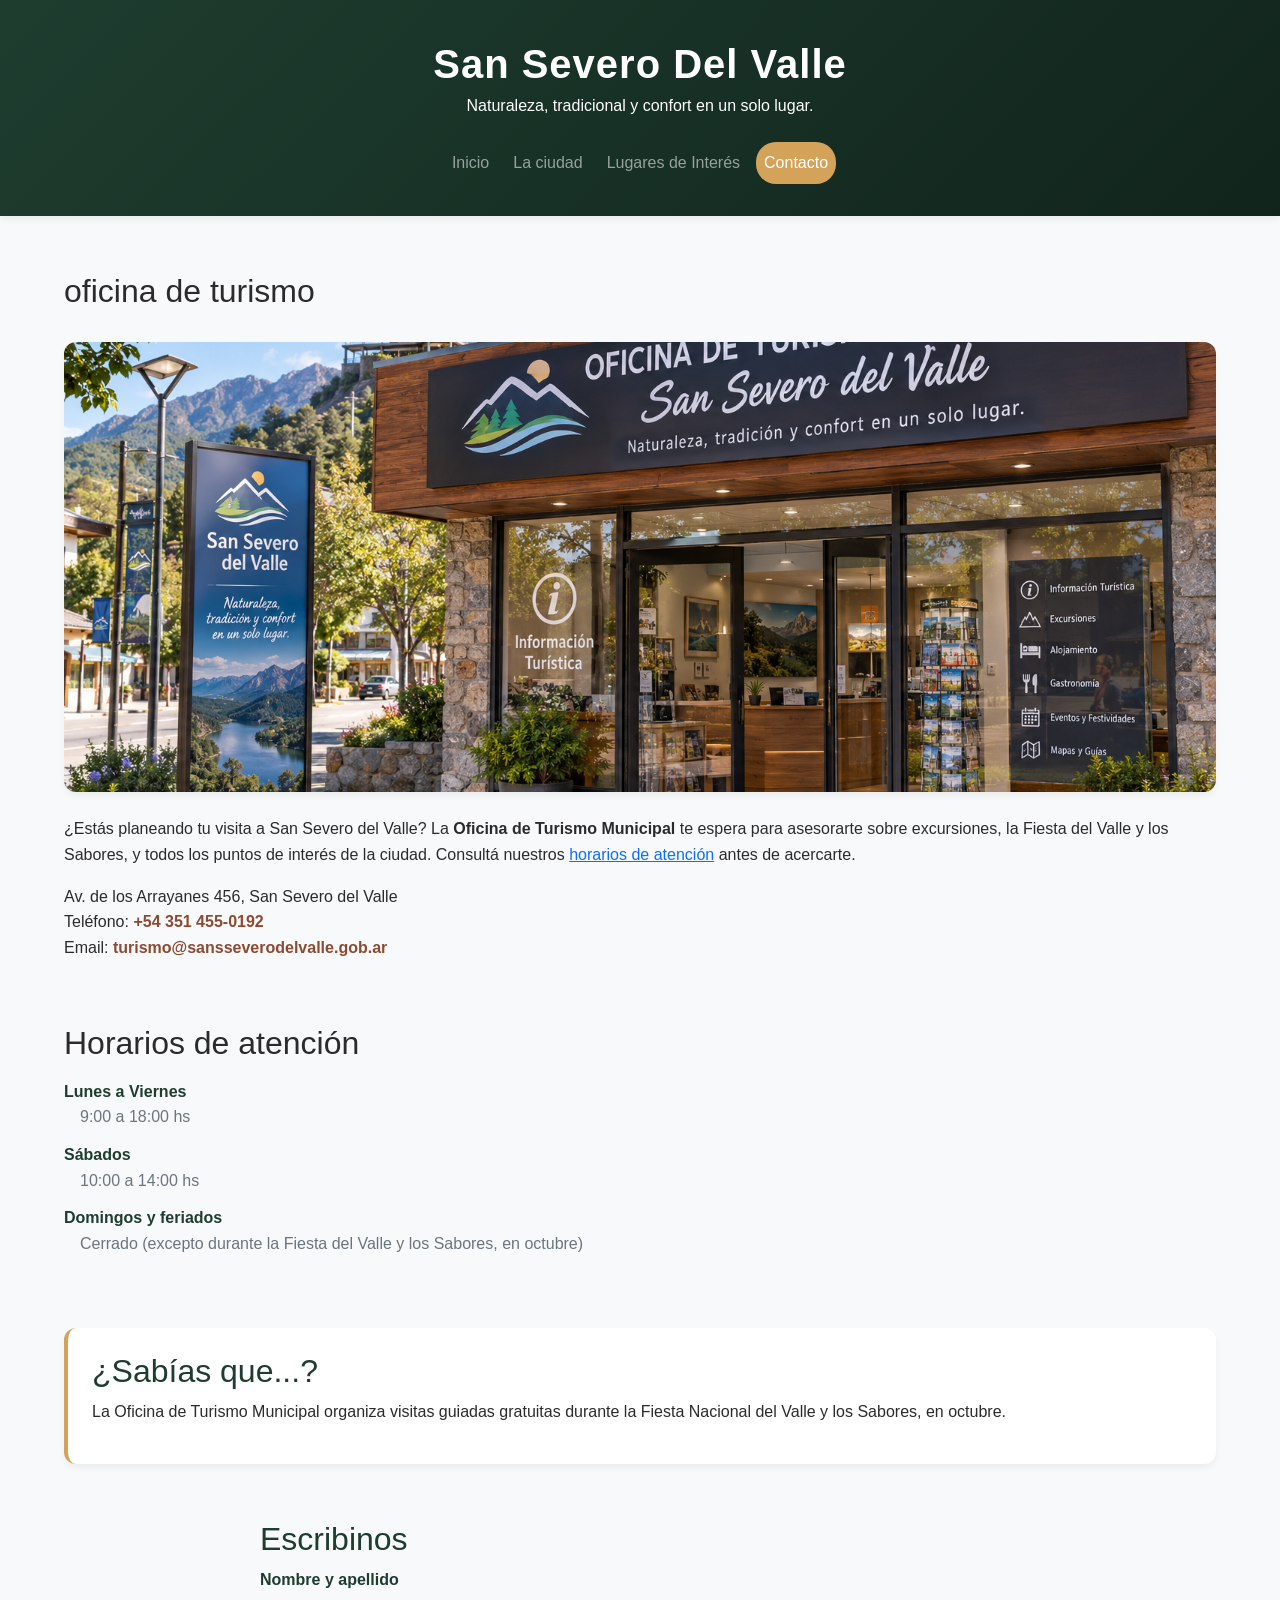
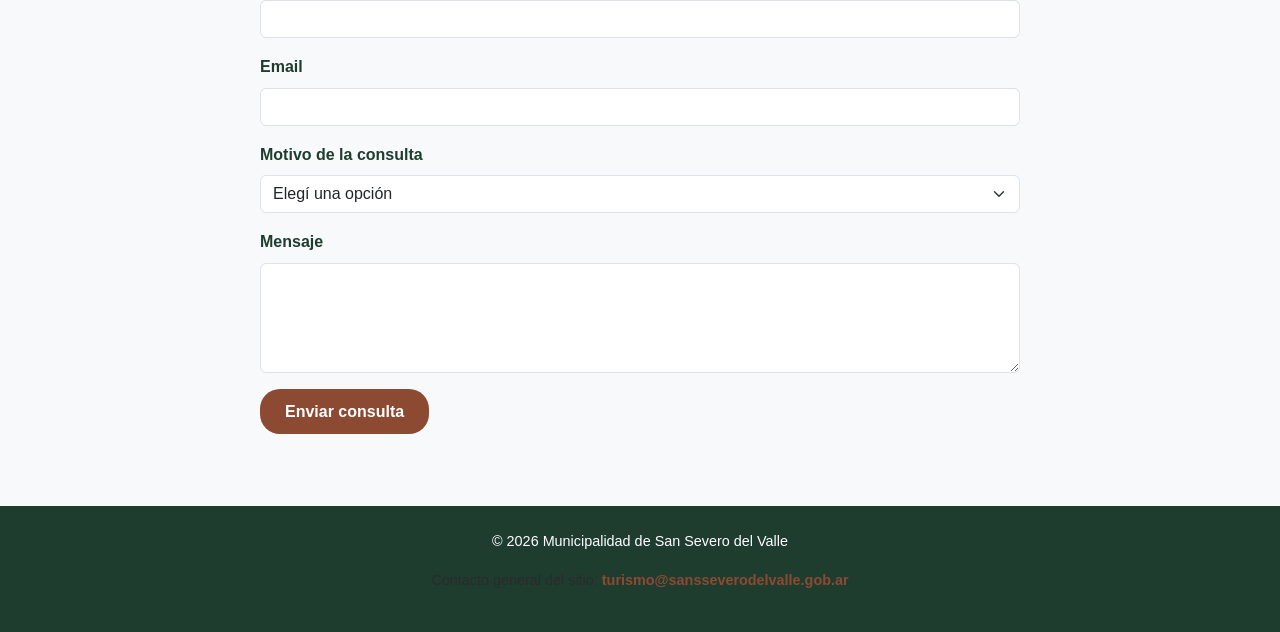
<file: contacto.html>
<!DOCTYPE html>
<html lang="es">
    <head>
        <meta charset="UTF-8">
        <meta name="viewport" content="width=device-width, initial-scale=1.0">
        <title> Contacto - Oficina de San Severo del Valle </title>
        <link href="https://cdn.jsdelivr.net/npm/bootstrap@5.3.3/dist/css/bootstrap.min.css" rel="stylesheet">
         <link rel="stylesheet" href="css/estilos.css">
    </head>
    <body>

     <header>
        <h1>San Severo Del Valle</h1>
        <p>Naturaleza, tradicional y confort en un solo lugar. </p>
      <nav class="navbar navbar-dark navbar-expand-lg" aria-label="menu principal">
    <div class="container justify-content-center">
    <button class="navbar-toggler" type="button" data-bs-toggle="collapse"
            data-bs-target="#menuPrincipal" aria-controls="menuPrincipal"
            aria-expanded="false" aria-label="Mostrar u ocultar el menú">
      <span class="navbar-toggler-icon"></span>
    </button>
    <div class="collapse navbar-collapse justify-content-center" id="menuPrincipal">
      <ul class="navbar-nav">
        <li class="nav-item"><a class="nav-link" href="index.html">Inicio</a></li>
        <li class="nav-item"><a class="nav-link" href="ciudad.html">La ciudad</a></li>
        <li class="nav-item"><a class="nav-link" href="lugares.html">Lugares de Interés</a></li>
        <li class="nav-item"><a class="nav-link active" href="contacto.html" aria-current="page">Contacto</a></li>
      </ul>
    </div>
  </div>
       </nav>
     </header>   
  
     <main>
        <section id="informacion">
          <h2> oficina de turismo</h2>
          <img src="img/imgoficina-turismo.png.png" alt="Oficina de Turismo Municipal de San Severo del Valle" width="1536" height="1024">
         <p> ¿Estás planeando tu visita a San Severo del Valle? La <strong>Oficina de Turismo
         Municipal</strong> te espera para asesorarte sobre excursiones, la Fiesta del Valle
         y los Sabores, y todos los puntos de interés de la ciudad. Consultá nuestros
         <a href="#horarios">horarios de atención</a> antes de acercarte.</p>
        <address>
             Av. de los Arrayanes 456, San Severo del Valle<br>
        Teléfono: <a href="tel:+543514550192">+54 351 455-0192</a><br>
        Email: <a href="mailto:turismo@sansseverodelvalle.gob.ar">turismo@sansseverodelvalle.gob.ar</a>
        </address>
        </section>
    
        <section id="horarios">
      <h2>Horarios de atención</h2>
      <dl>
        <dt>Lunes a Viernes</dt>
        <dd>9:00 a 18:00 hs</dd>

        <dt>Sábados</dt>
        <dd>10:00 a 14:00 hs</dd>

        <dt>Domingos y feriados</dt>
        <dd>Cerrado (excepto durante la Fiesta del Valle y los Sabores, en octubre)</dd>
      </dl>
    </section>
      <aside>
          <h2>¿Sabías que...?</h2>
          <p>La Oficina de Turismo Municipal organiza visitas guiadas gratuitas durante
          la Fiesta Nacional del Valle y los Sabores, en octubre.</p>
        </aside>
  <section id="formulario">
  <div class="row">
    <div class="col-md-8 mx-auto">
      <h2>Escribinos</h2>
      <div id="mensaje-form" role="alert" aria-live="polite"></div>

      <form id="form-contacto" novalidate>
        <div class="mb-3">
          <label for="nombre" class="form-label">Nombre y apellido</label>
          <input type="text" class="form-control" id="nombre">
          <div class="invalid-feedback">Ingresá tu nombre.</div>
        </div>
        <div class="mb-3">
          <label for="email" class="form-label">Email</label>
          <input type="email" class="form-control" id="email">
          <div class="invalid-feedback">Ingresá un email válido (debe incluir @).</div>
        </div>
        <div class="mb-3">
          <label for="asunto" class="form-label">Motivo de la consulta</label>
          <select class="form-select" id="asunto">
            <option value="">Elegí una opción</option>
            <option>Excursiones y visitas guiadas</option>
            <option>Fiesta del Valle y los Sabores</option>
            <option>Otro</option>
          </select>
          <div class="invalid-feedback">Elegí un motivo.</div>
        </div>
        <div class="mb-3">
          <label for="mensaje" class="form-label">Mensaje</label>
          <textarea class="form-control" id="mensaje" rows="4"></textarea>
          <div class="invalid-feedback">Escribí tu mensaje.</div>
        </div>
        <button type="submit" class="btn btn-boton">Enviar consulta</button>
      </form>
    </div>
  </div>
</section>
    </main>
     <footer>
        <p>&copy; 2026 Municipalidad de San Severo del Valle</p>
        <address>
          Contacto general del sitio: <a href="mailto:turismo@sansseverodelvalle.gob.ar">turismo@sansseverodelvalle.gob.ar</a>
        </address>
     </footer>
   <script src="https://cdn.jsdelivr.net/npm/bootstrap@5.3.3/dist/js/bootstrap.bundle.min.js"></script>
   <script src="js/contacto.js"></script>
     </body> 
</html>
</file>
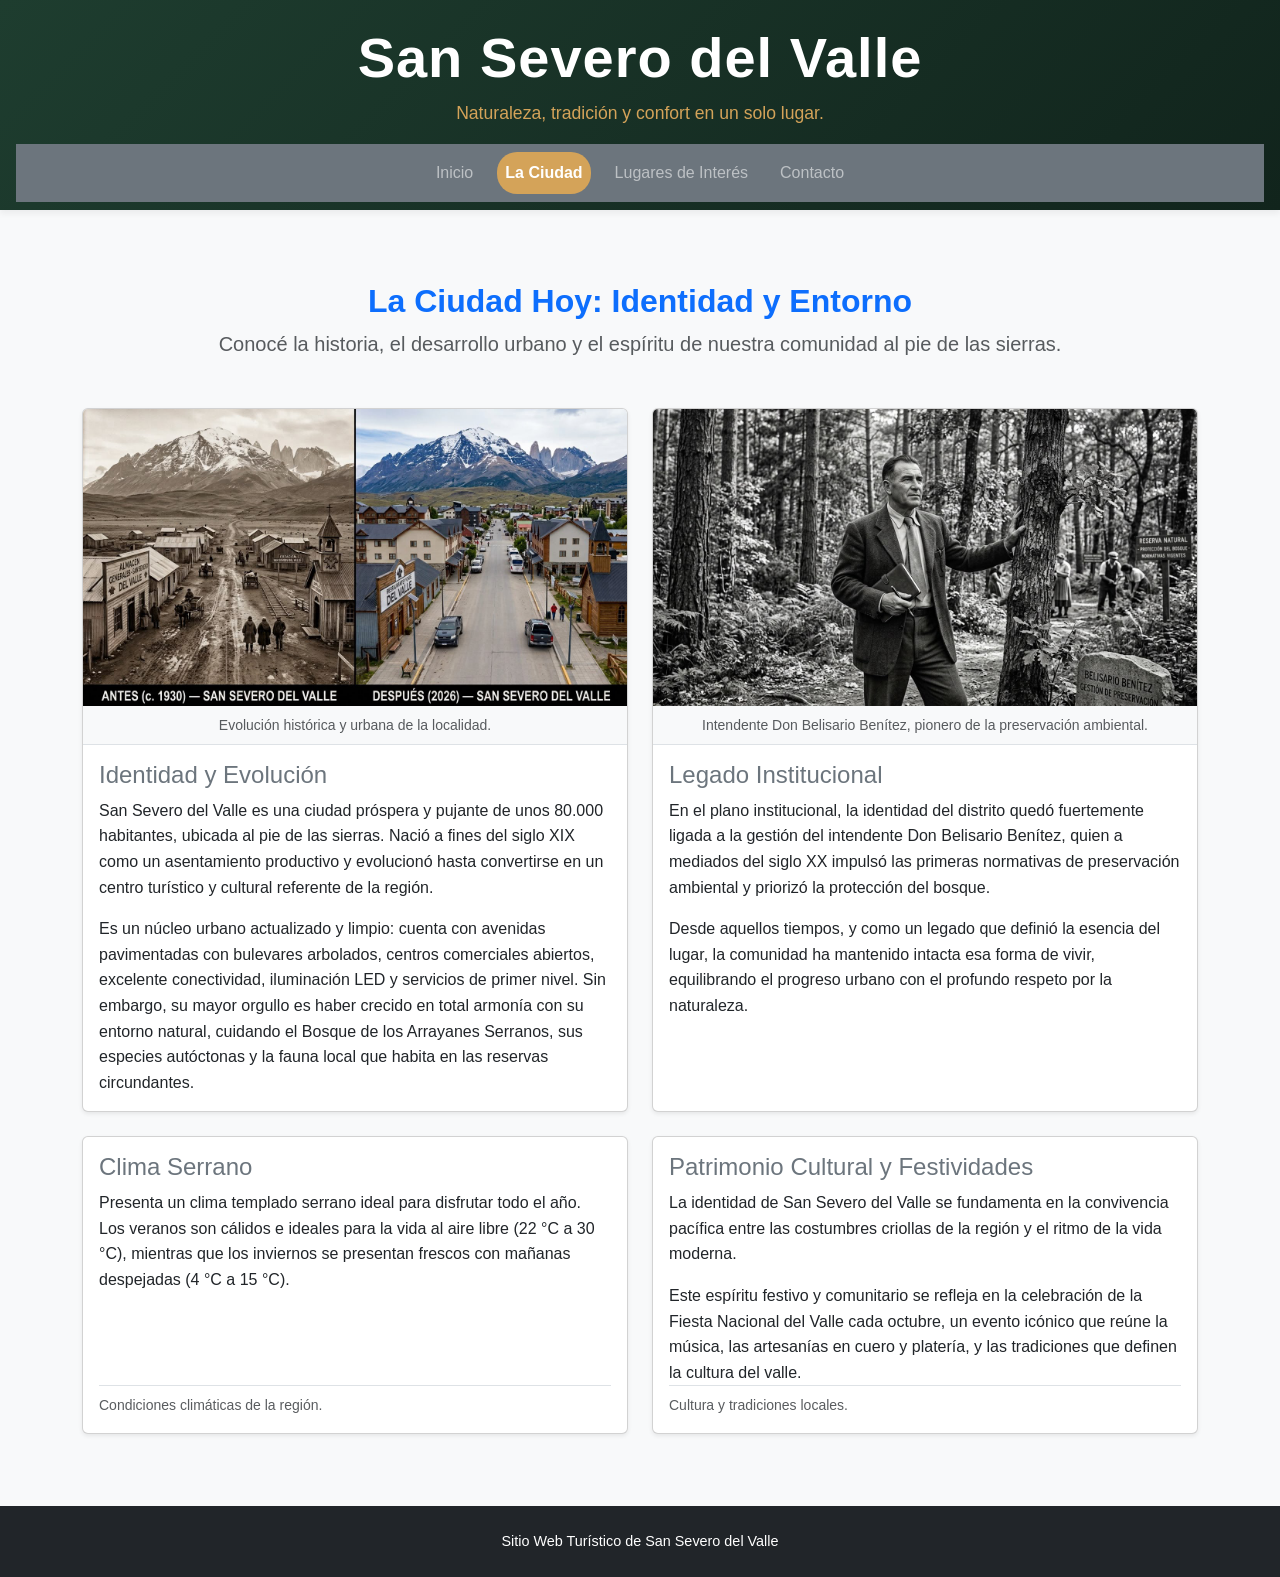
<file: cuidad.html>
<!DOCTYPE html>
<html lang="es">
<head>
    <meta charset="UTF-8">
    <meta name="viewport" content="width=device-width, initial-scale=1.0">
    <title>San Severo del Valle - La Ciudad</title>
    <link href="https://cdn.jsdelivr.net/npm/bootstrap@5.3.3/dist/css/bootstrap.min.css" rel="stylesheet" integrity="sha384-QWTKZyjpPEjISv5WaRU9OFeRpok6YctnYmDr5pNlyT2bRjXh0JMhjY6hW+ALEwIH" crossorigin="anonymous">
    <link rel="stylesheet" href="css/estilos.css">
</head>
<body class="bg-light text-dark">

    <header class="bg-dark text-white pt-4 pb-2">
        <div class="container text-center mb-3">
            <h1 class="display-4 fw-bold">San Severo del Valle</h1>
            <p class="lead italic"><em>Naturaleza, tradición y confort en un solo lugar.</em></p>
        </div>
        
        <nav class="navbar navbar-expand-lg navbar-dark bg-secondary">
            <div class="container">
                <button class="navbar-toggler" type="button" data-bs-toggle="collapse" data-bs-target="#navSanSevero" aria-controls="navSanSevero" aria-expanded="false" aria-label="Toggle navigation">
                    <span class="navbar-toggler-icon"></span>
                </button>
                <div class="collapse navbar-collapse justify-content-center" id="navSanSevero">
                    <ul class="navbar-nav me-auto mb-2 mb-lg-0 w-100 justify-content-center gap-lg-3">
                        <li class="nav-item"><a class="nav-link" href="index.html">Inicio</a></li>
                        <li class="nav-item"><a class="nav-link active fw-bold" aria-current="page" href="ciudad.html">La Ciudad</a></li>
                        <li class="nav-item"><a class="nav-link" href="lugares.html">Lugares de Interés</a></li>
                        <li class="nav-item"><a class="nav-link" href="contacto.html">Contacto</a></li>
                    </ul>
                </div>
            </div>
        </nav>
    </header>

    <main class="container my-5">

        <section>
            <div class="text-center mb-5">
                <h2 class="fw-bold text-primary">La Ciudad Hoy: Identidad y Entorno</h2>
                <p class="fs-5 text-muted">Conocé la historia, el desarrollo urbano y el espíritu de nuestra comunidad al pie de las sierras.</p>
            </div>
            
            <div class="row g-4">
                <div class="col-12 col-md-6 d-flex align-items-stretch">
                    <article class="card shadow-sm h-100">
                        <figure class="m-0">
                            <img src="img/ciudad antes y despues.jpg" class="card-img-top img-fluid" alt="Comparativa de la ciudad de San Severo del Valle en sus inicios y en la actualidad">
                            <figcaption class="figure-caption text-center p-2 bg-light border-bottom">Evolución histórica y urbana de la localidad.</figcaption>
                        </figure>
                        <div class="card-body">
                            <h3 class="card-title h4 text-secondary">Identidad y Evolución</h3>
                            <p class="card-text">San Severo del Valle es una ciudad próspera y pujante de unos 80.000 habitantes, ubicada al pie de las sierras. Nació a fines del siglo XIX como un asentamiento productivo y evolucionó hasta convertirse en un centro turístico y cultural referente de la región.</p>
                            <p class="card-text">Es un núcleo urbano actualizado y limpio: cuenta con avenidas pavimentadas con bulevares arbolados, centros comerciales abiertos, excelente conectividad, iluminación LED y servicios de primer nivel. Sin embargo, su mayor orgullo es haber crecido en total armonía con su entorno natural, cuidando el Bosque de los Arrayanes Serranos, sus especies autóctonas y la fauna local que habita en las reservas circundantes.</p>
                        </div>
                    </article>
                </div>

                <div class="col-12 col-md-6 d-flex align-items-stretch">
                    <article class="card shadow-sm h-100">
                        <figure class="m-0">
                            <img src="img/belisario benitez.jpg" class="card-img-top img-fluid" alt="Retrato histórico de Don Belisario Benítez">
                            <figcaption class="figure-caption text-center p-2 bg-light border-bottom">Intendente Don Belisario Benítez, pionero de la preservación ambiental.</figcaption>
                        </figure>
                        <div class="card-body">
                            <h3 class="card-title h4 text-secondary">Legado Institucional</h3>
                            <p class="card-text">En el plano institucional, la identidad del distrito quedó fuertemente ligada a la gestión del intendente Don Belisario Benítez, quien a mediados del siglo XX impulsó las primeras normativas de preservación ambiental y priorizó la protección del bosque.</p>
                            <p class="card-text">Desde aquellos tiempos, y como un legado que definió la esencia del lugar, la comunidad ha mantenido intacta esa forma de vivir, equilibrando el progreso urbano con el profundo respeto por la naturaleza.</p>
                        </div>
                    </article>
                </div>

                <div class="col-12 col-md-6 d-flex align-items-stretch">
                    <article class="card shadow-sm h-100">
                        <div class="card-body d-flex flex-column justify-content-between">
                            <div>
                                <h3 class="card-title h4 text-secondary">Clima Serrano</h3>
                                <p class="card-text">Presenta un clima templado serrano ideal para disfrutar todo el año. Los veranos son cálidos e ideales para la vida al aire libre (22 °C a 30 °C), mientras que los inviernos se presentan frescos con mañanas despejadas (4 °C a 15 °C).</p>
                            </div>
                            <figure class="m-0 border-top pt-2">
                                <figcaption class="figure-caption text-muted">Condiciones climáticas de la región.</figcaption>
                            </figure>
                        </div>
                    </article>
                </div>

                <div class="col-12 col-md-6 d-flex align-items-stretch">
                    <article class="card shadow-sm h-100">
                        <div class="card-body d-flex flex-column justify-content-between">
                            <div>
                                <h3 class="card-title h4 text-secondary">Patrimonio Cultural y Festividades</h3>
                                <p class="card-text">La identidad de San Severo del Valle se fundamenta en la convivencia pacífica entre las costumbres criollas de la región y el ritmo de la vida moderna.</p>
                                <p class="card-text">Este espíritu festivo y comunitario se refleja en la celebración de la Fiesta Nacional del Valle cada octubre, un evento icónico que reúne la música, las artesanías en cuero y platería, y las tradiciones que definen la cultura del valle.</p>
                            </div>
                            <figure class="m-0 border-top pt-2">
                                <figcaption class="figure-caption text-muted">Cultura y tradiciones locales.</figcaption>
                            </figure>
                        </div>
                    </article>
                </div>
            </div>
        </section>

    </main>

    <footer class="bg-dark text-white text-center py-4 mt-5">
        <div class="container">
            <p class="mb-0">Sitio Web Turístico de San Severo del Valle</p>
        </div>
    </footer>

    <script src="https://cdn.jsdelivr.net/npm/bootstrap@5.3.3/dist/js/bootstrap.bundle.min.js" integrity="sha384-YvpcrYf0tY3lHB60NNkmXc5s9fDVZLESaAA55NDzOxhy9GkcIdslK1eN7N6jIeHz" crossorigin="anonymous"></script>
</body>
</html>
</file>
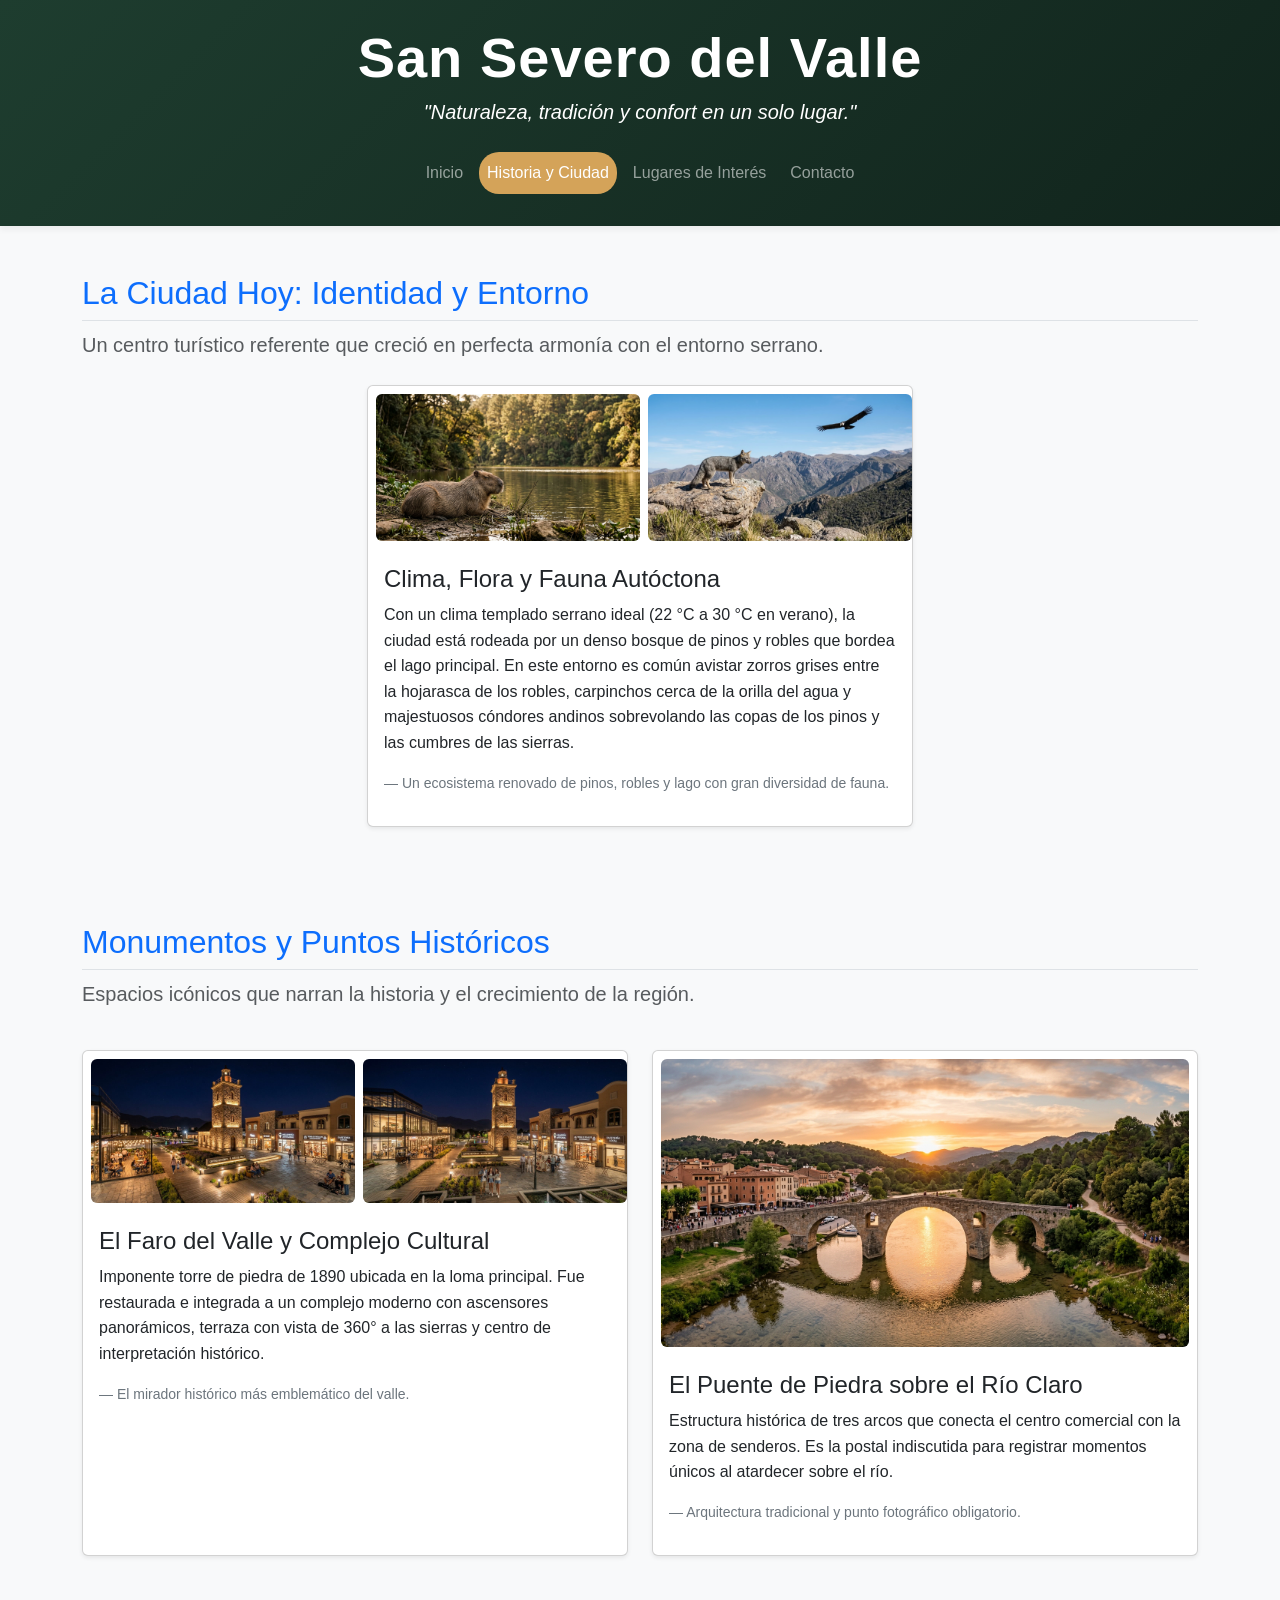
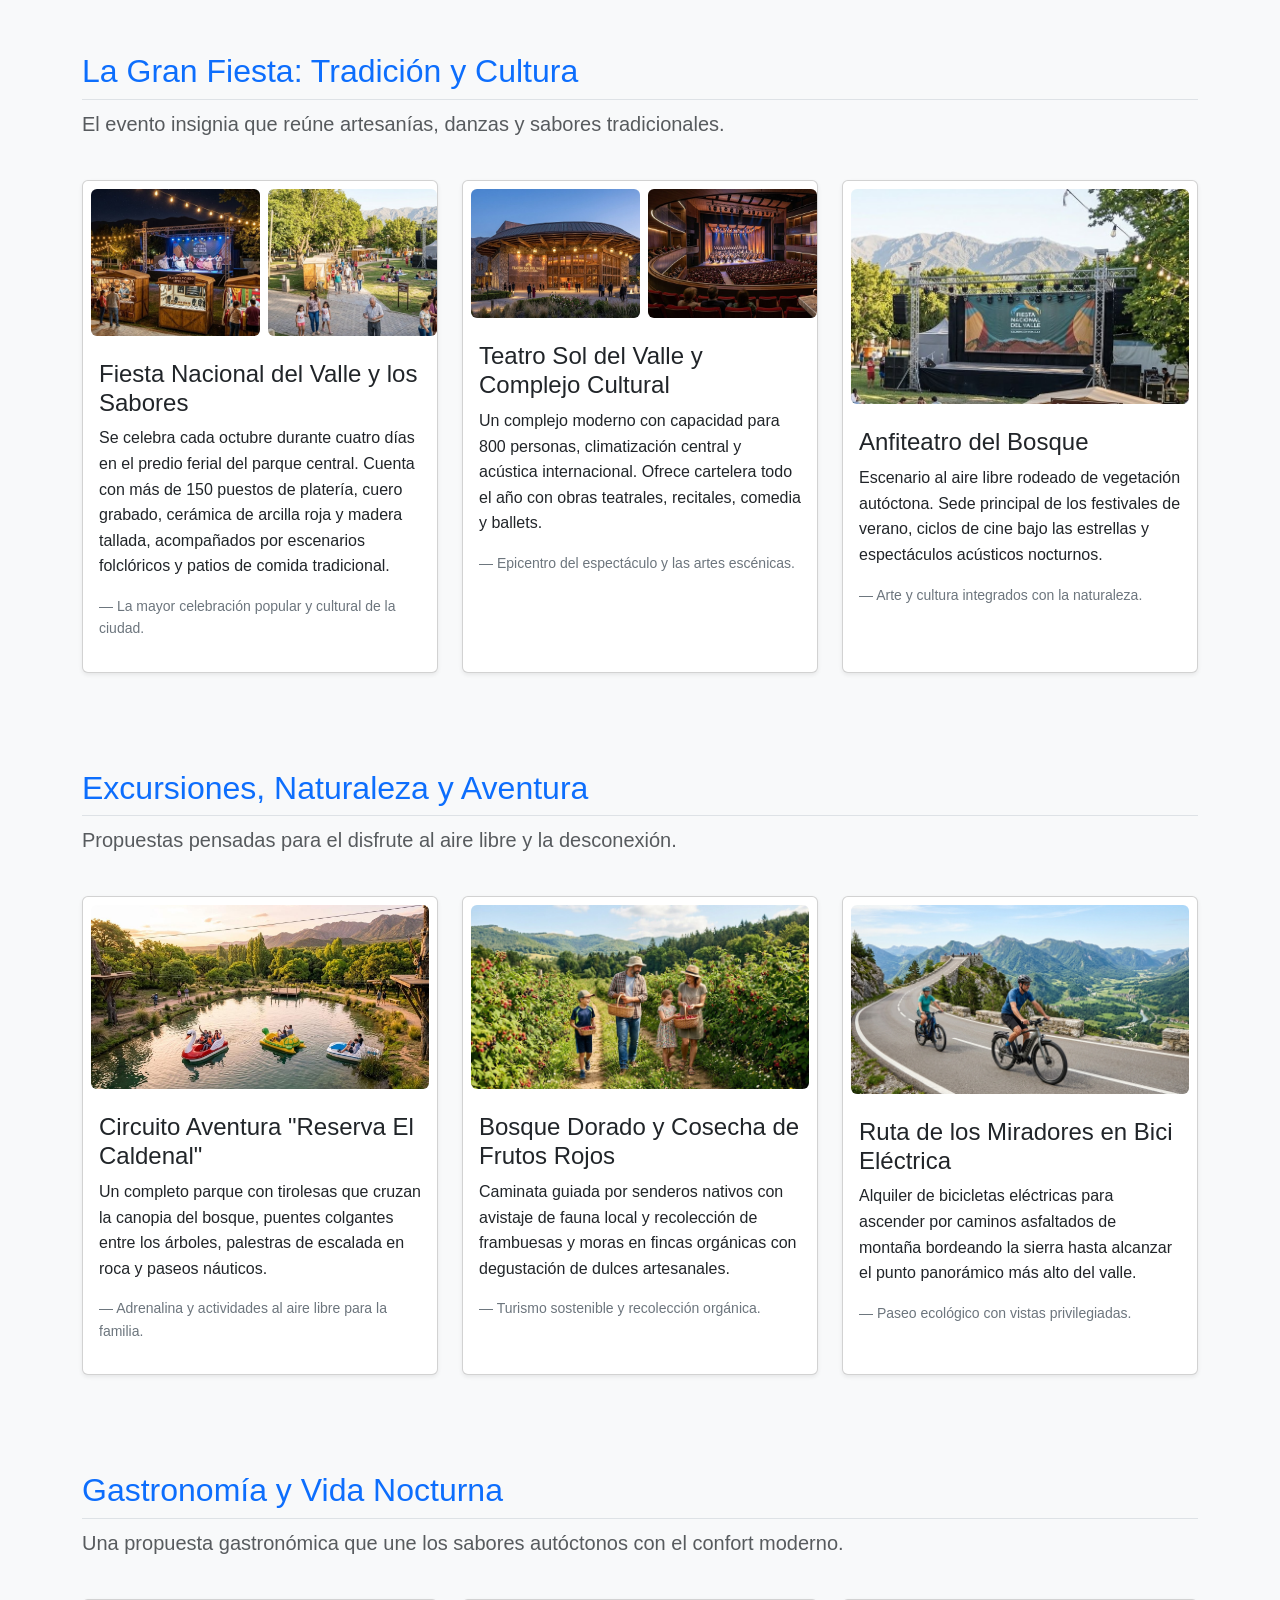
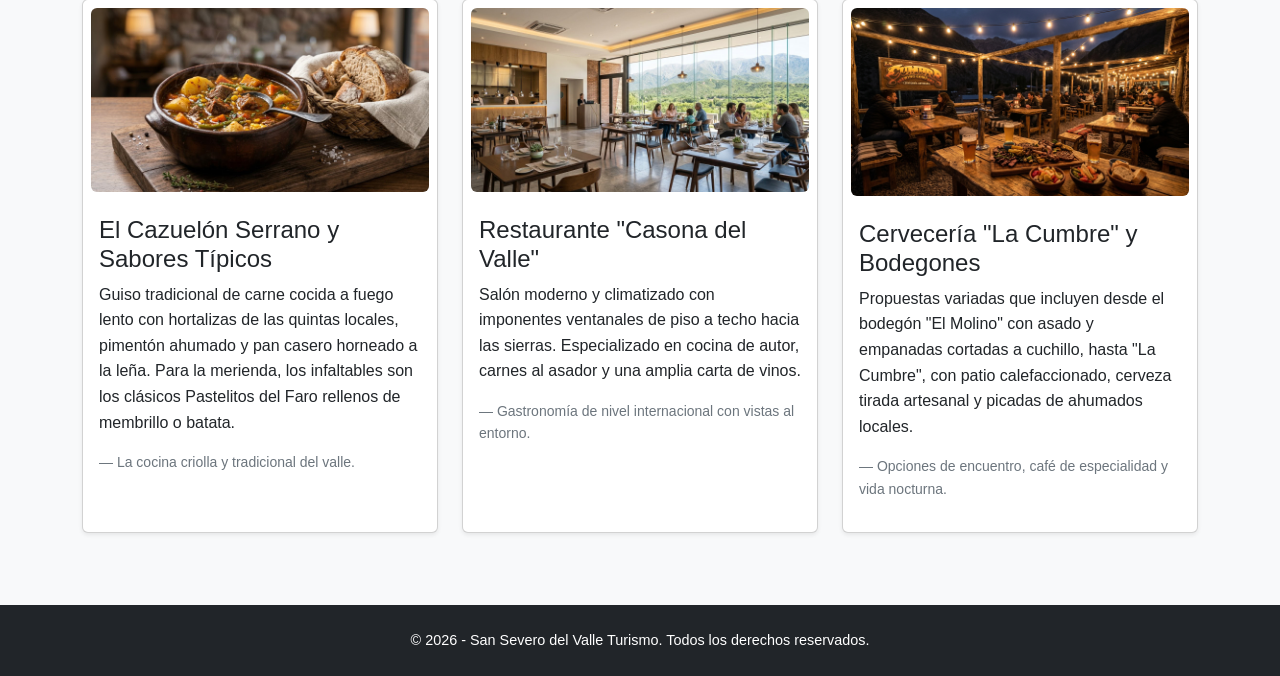
<file: lugares.html>
<!DOCTYPE html>
<html lang="es">
<head>
    <meta charset="UTF-8">
    <meta name="viewport" content="width=device-width, initial-scale=1.0">
    <title>San Severo del Valle - Conocé la Ciudad</title>
    <link href="https://cdn.jsdelivr.net/npm/bootstrap@5.3.3/dist/css/bootstrap.min.css" rel="stylesheet">
    <link rel="stylesheet" href="css/estilos.css">
</head>
<body>

    <header class="bg-dark text-white text-center py-4 mb-4">
        <div class="container">
            <h1 class="display-4 fw-bold">San Severo del Valle</h1>
            <p class="fst-italic fs-5">"Naturaleza, tradición y confort en un solo lugar."</p>
            
            <nav class="navbar navbar-expand-lg navbar-dark justify-content-center mt-3" aria-label="menu principal">
                <div class="container-fluid justify-content-center">
                    <button class="navbar-toggler" type="button" data-bs-toggle="collapse" data-bs-target="#menuPrincipal" aria-controls="menuPrincipal" aria-expanded="false" aria-label="Toggle navigation">
                        <span class="navbar-toggler-icon"></span>
                    </button>
                    <div class="collapse navbar-collapse justify-content-center" id="menuPrincipal">
                        <ul class="navbar-nav mb-2 mb-lg-0">
                            <li class="nav-item"><a class="nav-link" href="index.html">Inicio</a></li>
                            <li class="nav-item"><a class="nav-link active" href="historia.html">Historia y Ciudad</a></li>
                            <li class="nav-item"><a class="nav-link" href="lugares.html">Lugares de Interés</a></li>
                            <li class="nav-item"><a class="nav-link" href="contacto.html">Contacto</a></li>
                        </ul>
                    </div>
                </div>
            </nav>
        </div>
    </header>

    <main class="container my-4">

        <!-- SECCIÓN 1: LA CIUDAD HOY Y EL NUEVO ECOSISTEMA -->
        <section class="mb-5">
            <h2 class="h2 text-primary border-bottom pb-2">La Ciudad Hoy: Identidad y Entorno</h2>
            <p class="lead text-muted">Un centro turístico referente que creció en perfecta armonía con el entorno serrano.</p>
            
            <div class="row justify-content-center mt-4">
                <div class="col-md-8 col-lg-6">
                    <article class="card h-100 shadow-sm">
                        <div class="d-flex gap-2 p-2">
                            <img src="img/carpincho.jpg" class="img-fluid rounded w-50 object-fit-cover" alt="Bosque de pinos, robles y espejo de agua">
                            <img src="img/zorro .jpeg" class="img-fluid rounded w-50 object-fit-cover" alt="Fauna local: zorro gris y cóndor sobrevolando el bosque">
                        </div>
                        <div class="card-body">
                            <h3 class="card-title h4">Clima, Flora y Fauna Autóctona</h3>
                            <p class="card-text">Con un clima templado serrano ideal (22 °C a 30 °C en verano), la ciudad está rodeada por un denso bosque de pinos y robles que bordea el lago principal. En este entorno es común avistar zorros grises entre la hojarasca de los robles, carpinchos cerca de la orilla del agua y majestuosos cóndores andinos sobrevolando las copas de los pinos y las cumbres de las sierras.</p>
                            <figcaption class="blockquote-footer mt-2">Un ecosistema renovado de pinos, robles y lago con gran diversidad de fauna.</figcaption>
                        </div>
                    </article>
                </div>
            </div>
        </section>

        <!-- SECCIÓN 2: MONUMENTOS Y PUNTOS HISTÓRICOS -->
        <section class="mb-5">
            <h2 class="h2 text-primary border-bottom pb-2">Monumentos y Puntos Históricos</h2>
            <p class="lead text-muted">Espacios icónicos que narran la historia y el crecimiento de la región.</p>

            <div class="row row-cols-1 row-cols-md-2 g-4 mt-2">
                <div class="col">
                    <article class="card h-100 shadow-sm">
                        <div class="d-flex gap-2 p-2">
                            <img src="img/torre de piedras .jpeg" class="img-fluid rounded w-50 object-fit-cover" alt="Faro del Valle vista exterior">
                            <img src="img/torre de piedras 2.jpeg" class="img-fluid rounded w-50 object-fit-cover" alt="Faro del Valle y paseo comercial">
                        </div>
                        <div class="card-body">
                            <h3 class="card-title h4">El Faro del Valle y Complejo Cultural</h3>
                            <p class="card-text">Imponente torre de piedra de 1890 ubicada en la loma principal. Fue restaurada e integrada a un complejo moderno con ascensores panorámicos, terraza con vista de 360° a las sierras y centro de interpretación histórico.</p>
                            <figcaption class="blockquote-footer mt-2">El mirador histórico más emblemático del valle.</figcaption>
                        </div>
                    </article>
                </div>

                <div class="col">
                    <article class="card h-100 shadow-sm">
                        <div class="p-2">
                            <img src="img/puente.jpg" class="img-fluid rounded w-100 object-fit-cover" alt="Puente de Piedra sobre el Río Claro">
                        </div>
                        <div class="card-body">
                            <h3 class="card-title h4">El Puente de Piedra sobre el Río Claro</h3>
                            <p class="card-text">Estructura histórica de tres arcos que conecta el centro comercial con la zona de senderos. Es la postal indiscutida para registrar momentos únicos al atardecer sobre el río.</p>
                            <figcaption class="blockquote-footer mt-2">Arquitectura tradicional y punto fotográfico obligatorio.</figcaption>
                        </div>
                    </article>
                </div>
            </div>
        </section>

        <!-- SECCIÓN 3: TRADICIÓN Y CULTURA -->
        <section class="mb-5">
            <h2 class="h2 text-primary border-bottom pb-2">La Gran Fiesta: Tradición y Cultura</h2>
            <p class="lead text-muted">El evento insignia que reúne artesanías, danzas y sabores tradicionales.</p>

            <div class="row row-cols-1 row-cols-md-3 g-4 mt-2">
                <div class="col">
                    <article class="card h-100 shadow-sm">
                        <div class="d-flex gap-2 p-2">
                            <img src="img/festival.jpeg" class="img-fluid rounded w-50 object-fit-cover" alt="Puestos de artesanías iluminados de noche">
                            <img src="img/festival de dia.jpeg" class="img-fluid rounded w-50 object-fit-cover" alt="Feria artesanal y escenario folclórico de día">
                        </div>
                        <div class="card-body">
                            <h3 class="card-title h4">Fiesta Nacional del Valle y los Sabores</h3>
                            <p class="card-text">Se celebra cada octubre durante cuatro días en el predio ferial del parque central. Cuenta con más de 150 puestos de platería, cuero grabado, cerámica de arcilla roja y madera tallada, acompañados por escenarios folclóricos y patios de comida tradicional.</p>
                            <figcaption class="blockquote-footer mt-2">La mayor celebración popular y cultural de la ciudad.</figcaption>
                        </div>
                    </article>
                </div>

                <div class="col">
                    <article class="card h-100 shadow-sm">
                        <div class="d-flex gap-2 p-2">
                            <img src="img/teatro exterior.jpeg" class="img-fluid rounded w-50 object-fit-cover" alt="Fachada exterior del Teatro Sol del Valle">
                            <img src="img/teatro interior.jpeg" class="img-fluid rounded w-50 object-fit-cover" alt="Interior con orquesta en vivo del Teatro Sol del Valle">
                        </div>
                        <div class="card-body">
                            <h3 class="card-title h4">Teatro Sol del Valle y Complejo Cultural</h3>
                            <p class="card-text">Un complejo moderno con capacidad para 800 personas, climatización central y acústica internacional. Ofrece cartelera todo el año con obras teatrales, recitales, comedia y ballets.</p>
                            <figcaption class="blockquote-footer mt-2">Epicentro del espectáculo y las artes escénicas.</figcaption>
                        </div>
                    </article>
                </div>

                <div class="col">
                    <article class="card h-100 shadow-sm">
                        <div class="p-2">
                            <img src="img/anfiteatro.jpeg" class="img-fluid rounded w-100 object-fit-cover" alt="Anfiteatro del Bosque al aire libre">
                        </div>
                        <div class="card-body">
                            <h3 class="card-title h4">Anfiteatro del Bosque</h3>
                            <p class="card-text">Escenario al aire libre rodeado de vegetación autóctona. Sede principal de los festivales de verano, ciclos de cine bajo las estrellas y espectáculos acústicos nocturnos.</p>
                            <figcaption class="blockquote-footer mt-2">Arte y cultura integrados con la naturaleza.</figcaption>
                        </div>
                    </article>
                </div>
            </div>
        </section>

        <!-- SECCIÓN 4: EXCURSIONES Y AVENTURA -->
        <section class="mb-5">
            <h2 class="h2 text-primary border-bottom pb-2">Excursiones, Naturaleza y Aventura</h2>
            <p class="lead text-muted">Propuestas pensadas para el disfrute al aire libre y la desconexión.</p>

            <div class="row row-cols-1 row-cols-md-3 g-4 mt-2">
                <div class="col">
                    <article class="card h-100 shadow-sm">
                        <div class="p-2">
                            <img src="img/tirolesa y lago.jpeg" class="img-fluid rounded w-100 object-fit-cover" alt="Circuito de tirolesas Reserva El Caldenal">
                        </div>
                        <div class="card-body">
                            <h3 class="card-title h4">Circuito Aventura "Reserva El Caldenal"</h3>
                            <p class="card-text">Un completo parque con tirolesas que cruzan la canopia del bosque, puentes colgantes entre los árboles, palestras de escalada en roca y paseos náuticos.</p>
                            <figcaption class="blockquote-footer mt-2">Adrenalina y actividades al aire libre para la familia.</figcaption>
                        </div>
                    </article>
                </div>

                <div class="col">
                    <article class="card h-100 shadow-sm">
                        <div class="p-2">
                            <img src="img/frutos bosque.jpeg" class="img-fluid rounded w-100 object-fit-cover" alt="Cosecha de frutos rojos en finca orgánica">
                        </div>
                        <div class="card-body">
                            <h3 class="card-title h4">Bosque Dorado y Cosecha de Frutos Rojos</h3>
                            <p class="card-text">Caminata guiada por senderos nativos con avistaje de fauna local y recolección de frambuesas y moras en fincas orgánicas con degustación de dulces artesanales.</p>
                            <figcaption class="blockquote-footer mt-2">Turismo sostenible y recolección orgánica.</figcaption>
                        </div>
                    </article>
                </div>

                <div class="col">
                    <article class="card h-100 shadow-sm">
                        <div class="p-2">
                            <img src="img/paseo en bici.jpg" class="img-fluid rounded w-100 object-fit-cover" alt="Recorrido en bici eléctrica hacia los miradores">
                        </div>
                        <div class="card-body">
                            <h3 class="card-title h4">Ruta de los Miradores en Bici Eléctrica</h3>
                            <p class="card-text">Alquiler de bicicletas eléctricas para ascender por caminos asfaltados de montaña bordeando la sierra hasta alcanzar el punto panorámico más alto del valle.</p>
                            <figcaption class="blockquote-footer mt-2">Paseo ecológico con vistas privilegiadas.</figcaption>
                        </div>
                    </article>
                </div>
            </div>
        </section>

        <!-- SECCIÓN 5: GASTRONOMÍA Y VIDA NOCTURNA -->
        <section class="mb-5">
            <h2 class="h2 text-primary border-bottom pb-2">Gastronomía y Vida Nocturna</h2>
            <p class="lead text-muted">Una propuesta gastronómica que une los sabores autóctonos con el confort moderno.</p>

            <div class="row row-cols-1 row-cols-md-3 g-4 mt-2">
                <div class="col">
                    <article class="card h-100 shadow-sm">
                        <div class="p-2">
                            <img src="img/comida tipica.jpeg" class="img-fluid rounded w-100 object-fit-cover" alt="El Cazuelón Serrano en vasija de barro">
                        </div>
                        <div class="card-body">
                            <h3 class="card-title h4">El Cazuelón Serrano y Sabores Típicos</h3>
                            <p class="card-text">Guiso tradicional de carne cocida a fuego lento con hortalizas de las quintas locales, pimentón ahumado y pan casero horneado a la leña. Para la merienda, los infaltables son los clásicos Pastelitos del Faro rellenos de membrillo o batata.</p>
                            <figcaption class="blockquote-footer mt-2">La cocina criolla y tradicional del valle.</figcaption>
                        </div>
                    </article>
                </div>

                <div class="col">
                    <article class="card h-100 shadow-sm">
                        <div class="p-2">
                            <img src="img/restaurante.jpeg" class="img-fluid rounded w-100 object-fit-cover" alt="Interior del Restaurante Casona del Valle">
                        </div>
                        <div class="card-body">
                            <h3 class="card-title h4">Restaurante "Casona del Valle"</h3>
                            <p class="card-text">Salón moderno y climatizado con imponentes ventanales de piso a techo hacia las sierras. Especializado en cocina de autor, carnes al asador y una amplia carta de vinos.</p>
                            <figcaption class="blockquote-footer mt-2">Gastronomía de nivel internacional con vistas al entorno.</figcaption>
                        </div>
                    </article>
                </div>

                <div class="col">
                    <article class="card h-100 shadow-sm">
                        <div class="p-2">
                            <img src="img/cerveceria.jpg" class="img-fluid rounded w-100 object-fit-cover" alt="Cervecería La Cumbre y patio calefaccionado">
                        </div>
                        <div class="card-body">
                            <h3 class="card-title h4">Cervecería "La Cumbre" y Bodegones</h3>
                            <p class="card-text">Propuestas variadas que incluyen desde el bodegón "El Molino" con asado y empanadas cortadas a cuchillo, hasta "La Cumbre", con patio calefaccionado, cerveza tirada artesanal y picadas de ahumados locales.</p>
                            <figcaption class="blockquote-footer mt-2">Opciones de encuentro, café de especialidad y vida nocturna.</figcaption>
                        </div>
                    </article>
                </div>
            </div>
        </section>

    </main>

    <footer class="bg-dark text-white text-center py-4 mt-5">
        <div class="container">
            <p class="mb-0">© 2026 - San Severo del Valle Turismo. Todos los derechos reservados.</p>
        </div>
    </footer>

    <!-- Bootstrap 5.3.3 JS Bundle -->
    <script src="https://cdn.jsdelivr.net/npm/bootstrap@5.3.3/dist/js/bootstrap.bundle.min.js"></script>
</body>
</html>
</file>
<file: css/estilos.css>
:root {
  --verde-principal: #1e3d2f;
  --terracota-secundario: #8c4a32;
  --dorado-detalle: #d4a359;
  --fondo-claro: #f8f9fa;
  --blanco-caja: #ffffff;
  --texto-oscuro: #2b2b2b;
  --texto-suave: #6c757d;
  --fondo-oscuro: #121212;
  --caja-oscura: #1e1e1e;
  --texto-claro-oscuro: #f1f1f1;
  --fuente-base: 'Segoe UI', Roboto, Helvetica, Arial, sans-serif;
  --sombra-suave: 0 4px 6px rgba(0, 0, 0, 0.05);
  --sombra-fuerte: 0 10px 15px rgba(0, 0, 0, 0.1);
  --borde-redondeado: 12px;
}

* {
  box-sizing: border-box;
  margin: 0;
  padding: 0;
}

body {
  font-family: var(--fuente-base);
  background-color: var(--fondo-claro);
  color: var(--texto-oscuro);
  line-height: 1.6;
  transition: background-color 0.3s ease, color 0.3s ease;
}

/* Encabezado y Menú */
header {
  background: linear-gradient(135deg, var(--verde-principal), #11241c);
  color: #ffffff;
  padding: 2.5rem 1rem 1.5rem 1rem;
  text-align: center;
  box-shadow: var(--sombra-suave);
}

header h1 {
  font-size: 2.5rem;
  letter-spacing: 1px;
  margin-bottom: 0.3rem;
  font-weight: 700;
}

header p em {
  color: var(--dorado-detalle);
  font-style: normal;
  font-size: 1.1rem;
}

nav {
  margin-top: 1.5rem;
}

nav ul {
  list-style: none;
  display: flex;
  justify-content: center;
  gap: 1.5rem;
  flex-wrap: wrap;
}

nav a {
  color: #ffffff;
  text-decoration: none;
  font-weight: 600;
  padding: 0.5rem 1rem;
  border-radius: 20px;
  transition: all 0.3s ease;
}

nav a:hover {
  background-color: var(--dorado-detalle);
  color: var(--verde-principal);
}

/* Contenido Principal */
main {
  max-width: 1200px;
  margin: 2rem auto;
  padding: 0 1.5rem;
}

.titulo-seccion {
  font-size: 2rem;
  color: var(--verde-principal);
  border-bottom: 3px solid var(--dorado-detalle);
  display: inline-block;
  padding-bottom: 0.3rem;
  margin-bottom: 0.5rem;
}

.subtitulo-seccion {
  color: var(--texto-suave);
  margin-bottom: 2rem;
  font-size: 1.05rem;
}

/* Contenedor de las tarjetas */
.grilla-tarjetas {
  display: grid;
  grid-template-columns: repeat(auto-fit, minmax(320px, 1fr));
  gap: 2rem;
  margin-bottom: 3.5rem;
}

/* Tarjeta individual */
.tarjeta {
  background-color: var(--blanco-caja);
  border-radius: var(--borde-redondeado);
  overflow: hidden;
  box-shadow: var(--sombra-suave);
  transition: transform 0.3s ease, box-shadow 0.3s ease, background-color 0.3s ease;
  display: flex;
  flex-direction: column;
}

.tarjeta:hover {
  transform: translateY(-5px);
  box-shadow: var(--sombra-fuerte);
}

/* Galería de fotos dentro de la tarjeta */
.fotos-tarjeta {
  display: grid;
  grid-template-columns: 1fr;
  gap: 2px;
  background-color: #eeeeee;
  max-height: 250px;
  overflow: hidden;
}

.fotos-tarjeta img,
.tarjeta .card-img-top {
  width: 100%;
  height: 250px;
  object-fit: cover;
  transition: transform 0.5s ease;
}

.tarjeta:hover .fotos-tarjeta img {
  transform: scale(1.03);
}

/* Texto y detalles de la tarjeta */
.info-tarjeta {
  padding: 1.5rem;
  display: flex;
  flex-direction: column;
  flex-grow: 1;
}

.info-tarjeta h3 {
  color: var(--terracota-secundario);
  font-size: 1.35rem;
  margin-bottom: 0.75rem;
}

.info-tarjeta p {
  color: var(--texto-oscuro);
  font-size: 0.95rem;
  margin-bottom: 1rem;
}

/* Pie de página */
footer {
  background-color: var(--verde-principal);
  color: #ffffff;
  text-align: center;
  padding: 1.5rem;
  margin-top: 3rem;
  font-size: 0.9rem;
}

/* Espaciado entre secciones del main */
section {
  padding: 1.5rem 0;
}

/* Direcciones de contacto */
address {
  font-style: normal;
  line-height: 1.6;
  margin-top: 1rem;
  color: var(--texto-oscuro);
}

address a {
  color: var(--terracota-secundario);
  text-decoration: none;
  font-weight: 600;
}

address a:hover {
  color: var(--dorado-detalle);
}

/* Lista de horarios (dl/dt/dd) */
dl {
  margin: 1rem 0;
}

dt {
  font-weight: 700;
  color: var(--verde-principal);
  margin-top: 0.75rem;
}

dd {
  margin-left: 1rem;
  margin-bottom: 0.5rem;
  color: var(--texto-suave);
}

/* Aside "¿Sabías que...?" */
aside {
  background-color: var(--blanco-caja);
  border-left: 4px solid var(--dorado-detalle);
  border-radius: var(--borde-redondeado);
  padding: 1.5rem;
  margin: 2rem 0;
  box-shadow: var(--sombra-suave);
}

aside h2 {
  color: var(--verde-principal);
  margin-bottom: 0.5rem;
}

/* Imagen principal y sección información */
#informacion img {
  width: 100%;
  max-height: 450px;
  object-fit: cover;
  border-radius: var(--borde-redondeado);
  box-shadow: var(--sombra-suave);
  margin: 1.5rem 0;
}

/* ===== Contacto: navbar activa y formulario ===== */
header .navbar {
  margin-top: 1rem;
}

header .navbar-nav {
  gap: 0.5rem;
}

header .nav-link.active {
  background-color: var(--dorado-detalle);
  color: var(--verde-principal);
}

#formulario h2 {
  color: var(--verde-principal);
}

.form-label {
  font-weight: 600;
  color: var(--verde-principal);
}

.form-control:focus,
.form-select:focus {
  border-color: var(--dorado-detalle);
  box-shadow: 0 0 0 0.2rem rgba(212, 163, 89, 0.3);
}

.btn-boton {
  background-color: var(--terracota-secundario);
  color: #ffffff;
  font-weight: 600;
  padding: 0.6rem 1.5rem;
  border-radius: 20px;
}

.btn-boton:hover {
  background-color: var(--dorado-detalle);
  color: var(--verde-principal);
}

/* ===== Modo Oscuro (activado desde js/main.js) ===== */
body.modo-oscuro {
  background-color: var(--fondo-oscuro);
  color: var(--texto-claro-oscuro);
}

body.modo-oscuro .titulo-seccion,
body.modo-oscuro .info-tarjeta h3,
body.modo-oscuro aside h2,
body.modo-oscuro dt {
  color: var(--dorado-detalle);
}

body.modo-oscuro .subtitulo-seccion,
body.modo-oscuro .info-tarjeta p,
body.modo-oscuro address,
body.modo-oscuro dd {
  color: var(--texto-claro-oscuro);
}

body.modo-oscuro .tarjeta,
body.modo-oscuro aside {
  background-color: var(--caja-oscura);
  color: var(--texto-claro-oscuro);
  border: 1px solid #333333;
}
</file>
